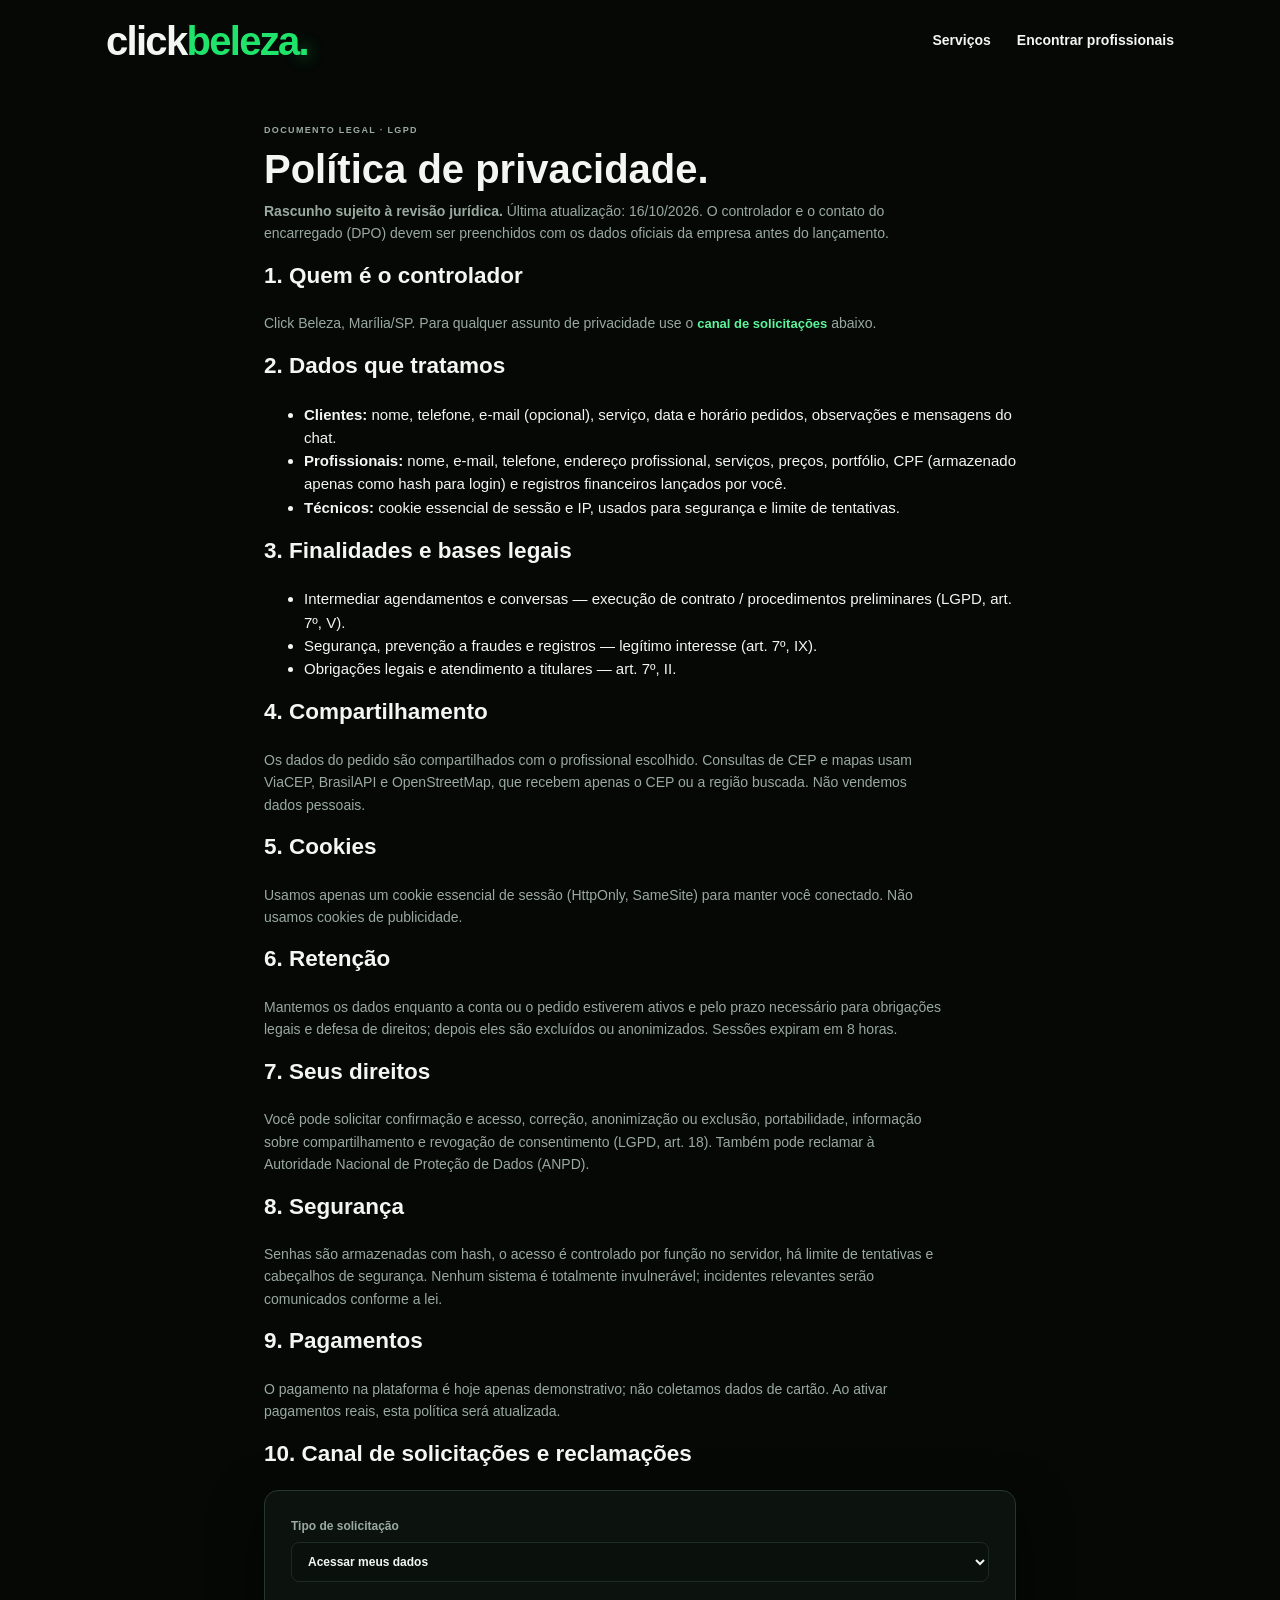
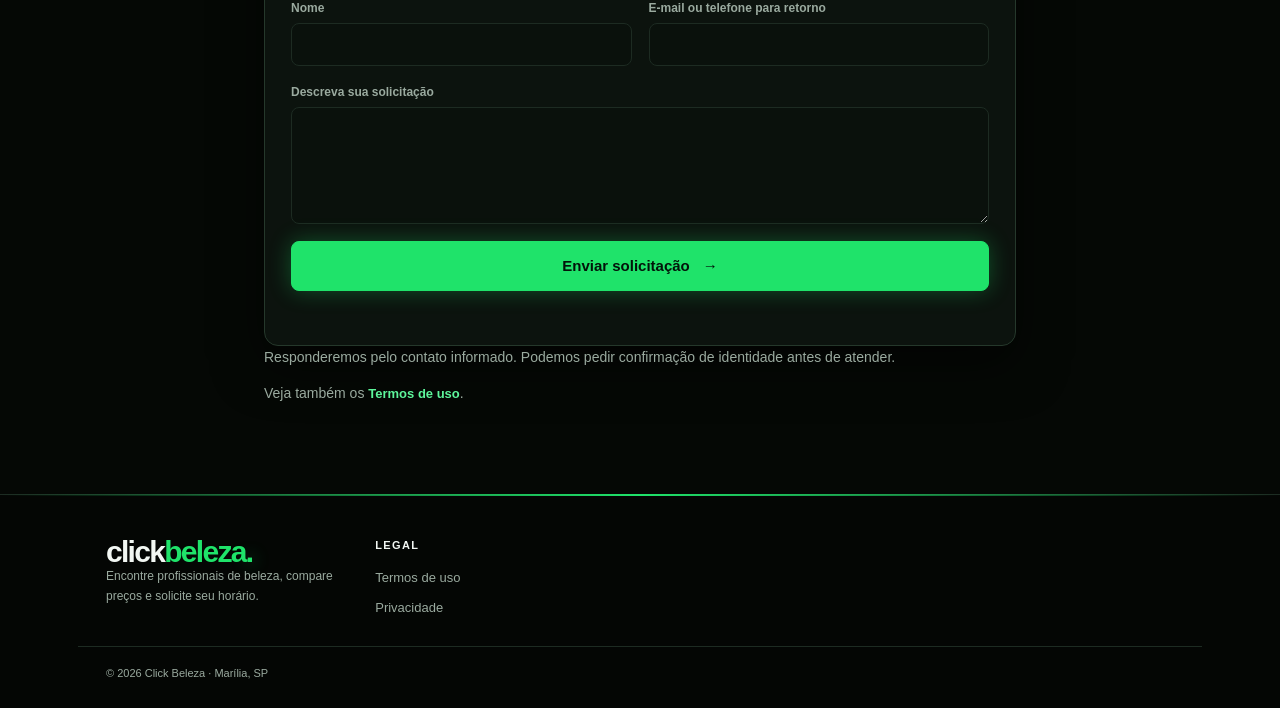
<file: privacidade.html>
<!doctype html>
<html lang="pt-BR">
<head><meta charset="utf-8"><meta name="viewport" content="width=device-width, initial-scale=1"><title>Política de privacidade | Click Beleza</title><link rel="stylesheet" href="style.css"><script src="api.js" defer></script><script src="legal.js" defer></script></head>
<body>
  <header class="site-header"><a class="brand" href="/">click<span>beleza</span><i>.</i></a><nav><a href="/services.html">Serviços</a><a href="/professionals.html">Encontrar profissionais</a></nav></header>
  <main class="form-shell legal-shell">
    <p class="eyebrow">DOCUMENTO LEGAL · LGPD</p>
    <h1>Política de <span>privacidade.</span></h1>
    <p class="form-note"><strong>Rascunho sujeito à revisão jurídica.</strong> Última atualização: 16/10/2026. O controlador e o contato do encarregado (DPO) devem ser preenchidos com os dados oficiais da empresa antes do lançamento.</p>

    <h2>1. Quem é o controlador</h2>
    <p>Click Beleza, Marília/SP. Para qualquer assunto de privacidade use o <a class="inline-link" href="#solicitacao">canal de solicitações</a> abaixo.</p>

    <h2>2. Dados que tratamos</h2>
    <ul>
      <li><strong>Clientes:</strong> nome, telefone, e-mail (opcional), serviço, data e horário pedidos, observações e mensagens do chat.</li>
      <li><strong>Profissionais:</strong> nome, e-mail, telefone, endereço profissional, serviços, preços, portfólio, CPF (armazenado apenas como hash para login) e registros financeiros lançados por você.</li>
      <li><strong>Técnicos:</strong> cookie essencial de sessão e IP, usados para segurança e limite de tentativas.</li>
    </ul>

    <h2>3. Finalidades e bases legais</h2>
    <ul>
      <li>Intermediar agendamentos e conversas — execução de contrato / procedimentos preliminares (LGPD, art. 7º, V).</li>
      <li>Segurança, prevenção a fraudes e registros — legítimo interesse (art. 7º, IX).</li>
      <li>Obrigações legais e atendimento a titulares — art. 7º, II.</li>
    </ul>

    <h2>4. Compartilhamento</h2>
    <p>Os dados do pedido são compartilhados com o profissional escolhido. Consultas de CEP e mapas usam ViaCEP, BrasilAPI e OpenStreetMap, que recebem apenas o CEP ou a região buscada. Não vendemos dados pessoais.</p>

    <h2>5. Cookies</h2>
    <p>Usamos apenas um cookie essencial de sessão (HttpOnly, SameSite) para manter você conectado. Não usamos cookies de publicidade.</p>

    <h2>6. Retenção</h2>
    <p>Mantemos os dados enquanto a conta ou o pedido estiverem ativos e pelo prazo necessário para obrigações legais e defesa de direitos; depois eles são excluídos ou anonimizados. Sessões expiram em 8 horas.</p>

    <h2>7. Seus direitos</h2>
    <p>Você pode solicitar confirmação e acesso, correção, anonimização ou exclusão, portabilidade, informação sobre compartilhamento e revogação de consentimento (LGPD, art. 18). Também pode reclamar à Autoridade Nacional de Proteção de Dados (ANPD).</p>

    <h2>8. Segurança</h2>
    <p>Senhas são armazenadas com hash, o acesso é controlado por função no servidor, há limite de tentativas e cabeçalhos de segurança. Nenhum sistema é totalmente invulnerável; incidentes relevantes serão comunicados conforme a lei.</p>

    <h2>9. Pagamentos</h2>
    <p>O pagamento na plataforma é hoje apenas demonstrativo; não coletamos dados de cartão. Ao ativar pagamentos reais, esta política será atualizada.</p>

    <h2 id="solicitacao">10. Canal de solicitações e reclamações</h2>
    <form class="form-card" id="privacy-form">
      <div class="form-grid">
        <label class="full">Tipo de solicitação
          <select name="type" required>
            <option value="acesso">Acessar meus dados</option>
            <option value="correcao">Corrigir meus dados</option>
            <option value="exclusao">Excluir meus dados</option>
            <option value="reclamacao">Fazer uma reclamação</option>
          </select>
        </label>
        <label>Nome<input name="name" required minlength="2" maxlength="120" autocomplete="name"></label>
        <label>E-mail ou telefone para retorno<input name="contact" required maxlength="160" autocomplete="email"></label>
        <label class="full">Descreva sua solicitação<textarea name="message" required minlength="10" maxlength="2000" rows="5"></textarea></label>
        <button class="button button-primary full" type="submit">Enviar solicitação <span aria-hidden="true">→</span></button>
      </div>
      <p id="privacy-feedback" class="form-feedback" aria-live="polite"></p>
    </form>
    <p class="form-note">Responderemos pelo contato informado. Podemos pedir confirmação de identidade antes de atender.</p>
    <p class="form-note">Veja também os <a class="inline-link" href="/termos.html">Termos de uso</a>.</p>
  </main>
  <footer class="site-footer"><div class="footer-inner"><div class="footer-brand"><a class="brand" href="/">click<span>beleza</span><i>.</i></a><p class="footer-text">Encontre profissionais de beleza, compare preços e solicite seu horário.</p></div><nav class="footer-col" aria-label="Legal"><p class="footer-title">Legal</p><a href="/termos.html">Termos de uso</a><a href="/privacidade.html">Privacidade</a></nav></div><div class="footer-bottom"><span>© 2026 Click Beleza · Marília, SP</span></div></footer>
</body>
</html>
</file>
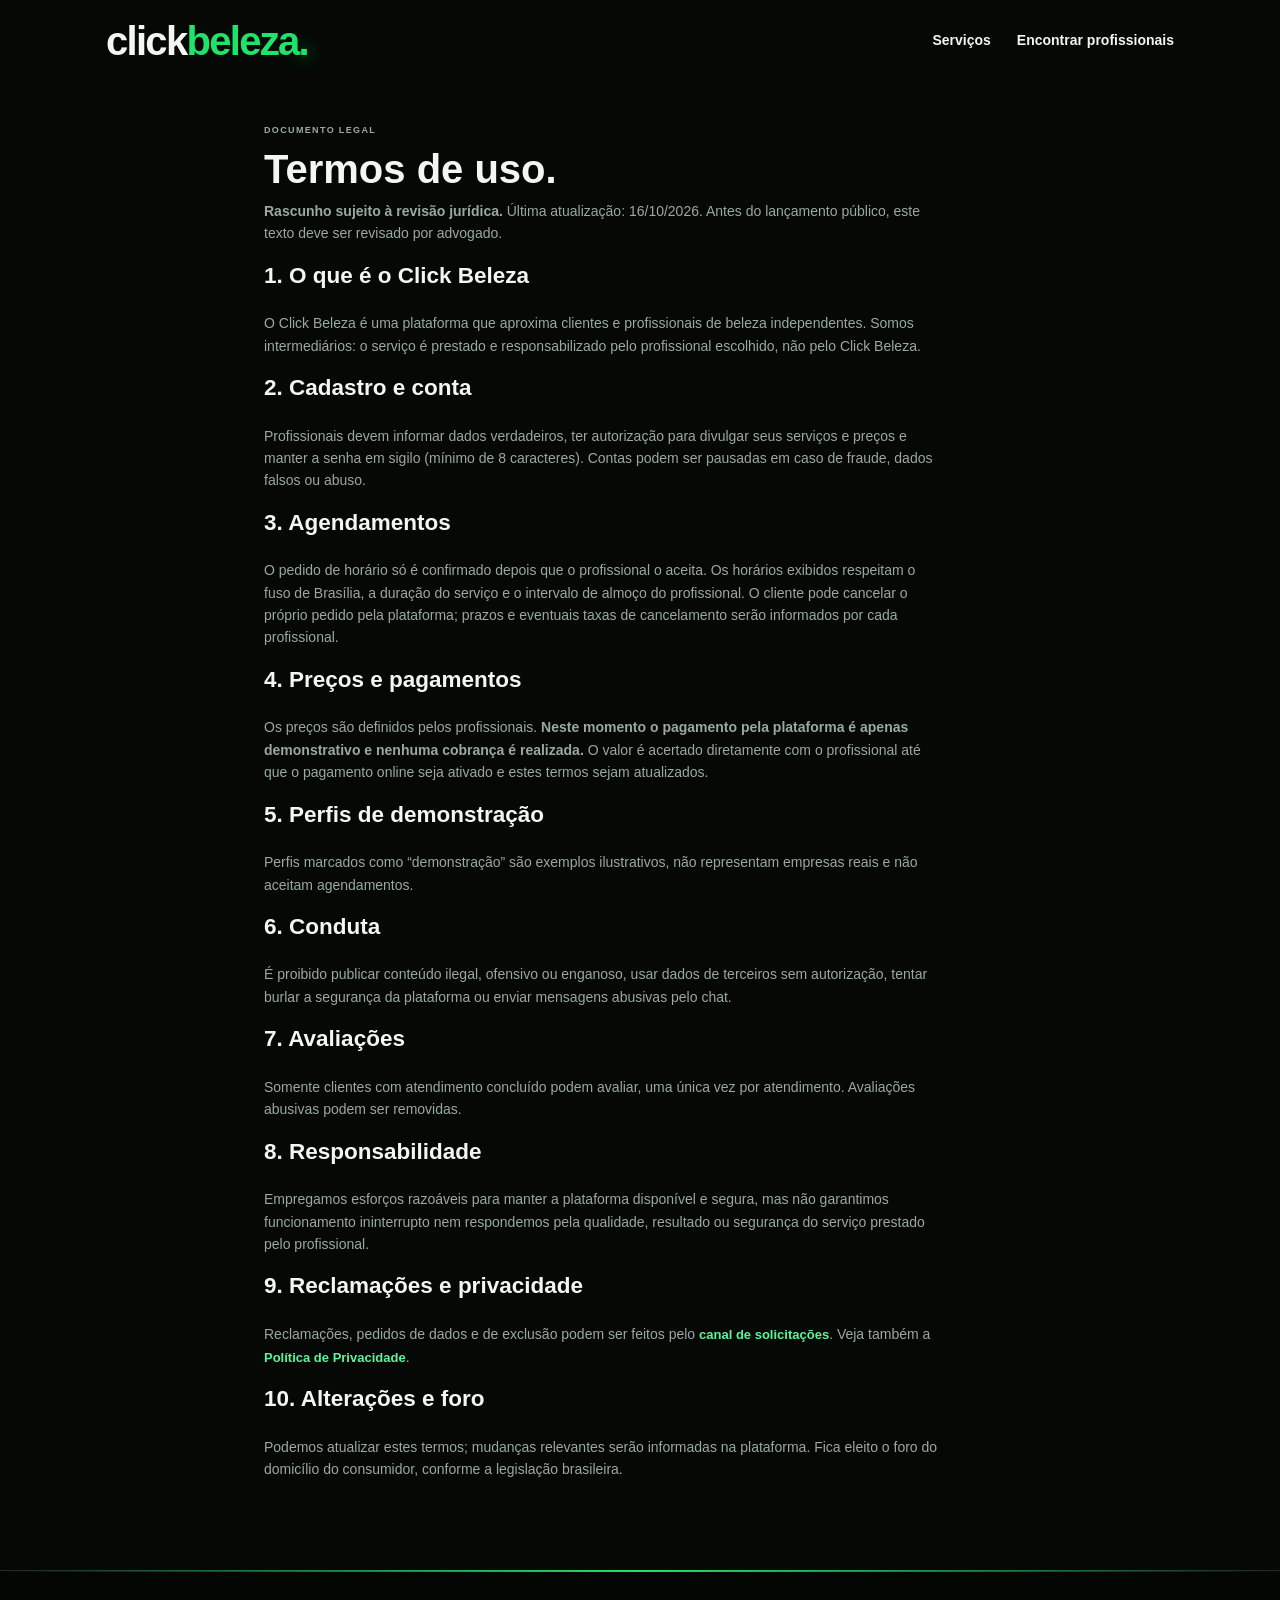
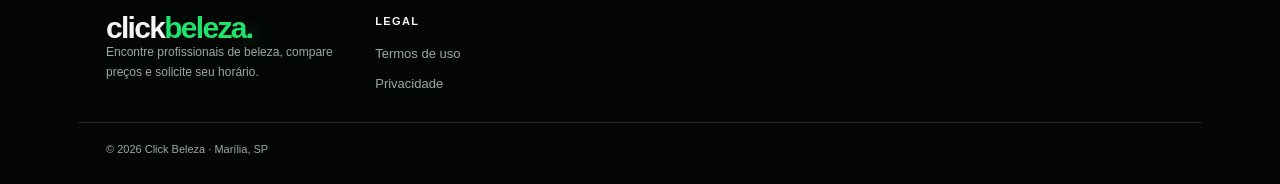
<file: termos.html>
<!doctype html>
<html lang="pt-BR">
<head><meta charset="utf-8"><meta name="viewport" content="width=device-width, initial-scale=1"><title>Termos de uso | Click Beleza</title><link rel="stylesheet" href="style.css"></head>
<body>
  <header class="site-header"><a class="brand" href="/">click<span>beleza</span><i>.</i></a><nav><a href="/services.html">Serviços</a><a href="/professionals.html">Encontrar profissionais</a></nav></header>
  <main class="form-shell legal-shell">
    <p class="eyebrow">DOCUMENTO LEGAL</p>
    <h1>Termos de <span>uso.</span></h1>
    <p class="form-note"><strong>Rascunho sujeito à revisão jurídica.</strong> Última atualização: 16/10/2026. Antes do lançamento público, este texto deve ser revisado por advogado.</p>

    <h2>1. O que é o Click Beleza</h2>
    <p>O Click Beleza é uma plataforma que aproxima clientes e profissionais de beleza independentes. Somos intermediários: o serviço é prestado e responsabilizado pelo profissional escolhido, não pelo Click Beleza.</p>

    <h2>2. Cadastro e conta</h2>
    <p>Profissionais devem informar dados verdadeiros, ter autorização para divulgar seus serviços e preços e manter a senha em sigilo (mínimo de 8 caracteres). Contas podem ser pausadas em caso de fraude, dados falsos ou abuso.</p>

    <h2>3. Agendamentos</h2>
    <p>O pedido de horário só é confirmado depois que o profissional o aceita. Os horários exibidos respeitam o fuso de Brasília, a duração do serviço e o intervalo de almoço do profissional. O cliente pode cancelar o próprio pedido pela plataforma; prazos e eventuais taxas de cancelamento serão informados por cada profissional.</p>

    <h2>4. Preços e pagamentos</h2>
    <p>Os preços são definidos pelos profissionais. <strong>Neste momento o pagamento pela plataforma é apenas demonstrativo e nenhuma cobrança é realizada.</strong> O valor é acertado diretamente com o profissional até que o pagamento online seja ativado e estes termos sejam atualizados.</p>

    <h2>5. Perfis de demonstração</h2>
    <p>Perfis marcados como “demonstração” são exemplos ilustrativos, não representam empresas reais e não aceitam agendamentos.</p>

    <h2>6. Conduta</h2>
    <p>É proibido publicar conteúdo ilegal, ofensivo ou enganoso, usar dados de terceiros sem autorização, tentar burlar a segurança da plataforma ou enviar mensagens abusivas pelo chat.</p>

    <h2>7. Avaliações</h2>
    <p>Somente clientes com atendimento concluído podem avaliar, uma única vez por atendimento. Avaliações abusivas podem ser removidas.</p>

    <h2>8. Responsabilidade</h2>
    <p>Empregamos esforços razoáveis para manter a plataforma disponível e segura, mas não garantimos funcionamento ininterrupto nem respondemos pela qualidade, resultado ou segurança do serviço prestado pelo profissional.</p>

    <h2>9. Reclamações e privacidade</h2>
    <p>Reclamações, pedidos de dados e de exclusão podem ser feitos pelo <a class="inline-link" href="/privacidade.html#solicitacao">canal de solicitações</a>. Veja também a <a class="inline-link" href="/privacidade.html">Política de Privacidade</a>.</p>

    <h2>10. Alterações e foro</h2>
    <p>Podemos atualizar estes termos; mudanças relevantes serão informadas na plataforma. Fica eleito o foro do domicílio do consumidor, conforme a legislação brasileira.</p>
  </main>
  <footer class="site-footer"><div class="footer-inner"><div class="footer-brand"><a class="brand" href="/">click<span>beleza</span><i>.</i></a><p class="footer-text">Encontre profissionais de beleza, compare preços e solicite seu horário.</p></div><nav class="footer-col" aria-label="Legal"><p class="footer-title">Legal</p><a href="/termos.html">Termos de uso</a><a href="/privacidade.html">Privacidade</a></nav></div><div class="footer-bottom"><span>© 2026 Click Beleza · Marília, SP</span></div></footer>
</body>
</html>
</file>
<file: style.css>
:root{--ink:#282421;--muted:#77716d;--rose:#c95d65;--rose-dark:#a6424b;--rose-pale:#fff0ed;--cream:#fffaf7;--line:#eee5e0;--green:#59735e;--shadow:0 18px 50px rgba(67,42,34,.09)}
*{box-sizing:border-box}
body{margin:0;background:#fff;color:var(--ink);font:15px/1.55 "DM Sans",Arial,sans-serif}
a{color:inherit;text-decoration:none}
button,input,select,textarea{font:inherit}
button{cursor:pointer}
.site-header{height:78px;max-width:1180px;margin:auto;padding:0 28px;display:flex;align-items:center;justify-content:space-between}
.brand{font-size:38px;font-weight:700;letter-spacing:-1.8px;line-height:1}.brand span{font-weight:500}.brand i{color:var(--rose);font-style:normal}
.site-header nav{display:flex;gap:32px;font-size:14px;font-weight:600}.site-header nav a:hover,.site-footer a:hover,.inline-link:hover{color:var(--rose)}
.hero{min-height:495px;background:var(--cream);display:grid;grid-template-columns:1.05fr .95fr;align-items:center;padding:54px max(calc((100vw - 1124px)/2),6vw);overflow:hidden}
.hero-copy{position:relative;z-index:1}.eyebrow{margin:0 0 12px;color:var(--rose);font-size:11px;font-weight:700;letter-spacing:1.6px}
h1,h2,h3,p{margin-top:0}.hero h1,.page-intro h1{font:600 clamp(42px,5vw,62px)/1.08 "Playfair Display",Georgia,serif;letter-spacing:-1.3px;margin:0 0 16px}.hero h1 span,.page-intro h1 span{color:var(--rose)}
.hero-description{max-width:480px;color:var(--muted);font-size:16px;margin-bottom:24px}
.search-panel,.filter-panel{background:#fff;border:1px solid var(--line);border-radius:14px;box-shadow:var(--shadow);padding:13px;display:grid;grid-template-columns:1fr 1fr auto;align-items:end;gap:10px;max-width:740px}
label{display:grid;gap:6px;font-size:12px;color:var(--muted);font-weight:600}
input,select,textarea{width:100%;border:1px solid var(--line);border-radius:8px;background:#fff;padding:11px 12px;color:var(--ink);outline:none}
input:focus,select:focus,textarea:focus{border-color:var(--rose);box-shadow:0 0 0 3px #c95d6519}
.search-panel select,.search-panel input{border:0;border-radius:0;padding:5px 2px 4px;font-size:14px;color:var(--ink)}
.search-panel label+label{border-left:1px solid var(--line);padding-left:15px}
.button{border:1px solid transparent;border-radius:8px;background:var(--ink);color:white;display:inline-flex;align-items:center;justify-content:center;gap:13px;font-weight:700;padding:12px 18px;transition:.18s}
.button:hover{background:#453c37;transform:translateY(-1px)}.button:disabled{opacity:.55;cursor:wait;transform:none}
.button-primary{background:var(--rose)}.button-primary:hover{background:var(--rose-dark)}
.button-outline{border-color:var(--line);background:#fff;color:var(--ink)}.button-outline:hover{background:var(--rose-pale);color:var(--rose-dark)}
.button-light{background:#fff;color:var(--ink)}.button-light:hover{background:#fff5f1;color:var(--rose-dark)}
.button-small{padding:8px 12px;font-size:12px;gap:7px}.button-wide{width:100%}
.password-field{position:relative;display:block;width:100%}
.password-field input{padding-right:48px}
.password-toggle{position:absolute;top:50%;right:8px;display:grid;place-items:center;width:34px;height:34px;padding:6px;transform:translateY(-50%);border:0;border-radius:7px;background:transparent;color:var(--muted)}
.password-toggle:hover{background:var(--rose-pale);color:var(--rose-dark)}
.password-toggle svg{width:20px;height:20px;fill:none;stroke:currentColor;stroke-width:1.8;stroke-linecap:round;stroke-linejoin:round}
.remember-identifier{display:flex;align-items:center;gap:8px;color:var(--muted);font-size:12px}
.remember-identifier input{width:16px;height:16px;margin:0;accent-color:var(--rose)}
.text-button{border:0;background:none;color:var(--rose-dark);padding:14px 0 0;font-weight:700;font-size:13px}
.location-feedback{min-height:20px;margin:4px 0;color:var(--muted);font-size:12px}
.hero-art{position:relative;min-height:350px;display:flex;align-items:center;justify-content:center}
.section{max-width:1124px;margin:0 auto;padding:62px 28px}.section-heading{display:flex;align-items:end;justify-content:space-between;margin-bottom:23px}.section h2,.section-heading h2,.cta-strip h2,.review-section h2{font:600 30px/1.2 "Playfair Display",Georgia,serif;margin:0}
.inline-link{font-size:13px;font-weight:700;color:var(--rose-dark)}
.category-grid{display:grid;grid-template-columns:repeat(6,minmax(0,1fr));gap:12px}.category-card{min-height:104px;border:1px solid var(--line);border-radius:14px;padding:13px 10px;display:flex;flex-direction:column;justify-content:center;align-items:center;gap:8px;text-align:center;transition:.18s}.category-card:hover{border-color:#e7b5ad;background:var(--cream);transform:translateY(-2px)}.category-card span{display:grid;place-items:center;flex:none;width:38px;height:38px;border:1px solid rgba(31,227,106,.2);border-radius:10px;background:rgba(31,227,106,.08);color:var(--rose);font-size:20px}.category-card b{font-size:12px;line-height:1.25}
.cta-strip{background:#b7525b;color:white;padding:34px max(calc((100vw - 1068px)/2),6vw);display:flex;align-items:center;justify-content:space-between;gap:25px}.cta-strip .eyebrow{color:#ffe5dd}.cta-strip h2{font-size:28px;margin-bottom:8px}.cta-strip p:last-child{margin:0;color:#ffebe7;font-size:14px}
.site-footer{max-width:1180px;margin:auto;min-height:90px;padding:20px 28px;display:flex;align-items:center;justify-content:space-between;color:var(--muted);font-size:12px}.site-footer .brand{color:var(--ink);font-size:19px}.site-footer>a:last-child{font-weight:600}
.page-shell{max-width:1124px;margin:0 auto;padding:48px 28px 80px}.page-intro{margin-bottom:28px}.page-intro h1{font-size:44px;margin-bottom:12px}.page-intro>p:last-child{color:var(--muted);max-width:620px;margin:0}
.filter-panel{max-width:none;grid-template-columns:1.1fr 1fr .85fr auto auto;margin-bottom:9px;padding:14px;box-shadow:none}
.results-heading{display:flex;align-items:center;justify-content:space-between;margin:24px 0 15px}.results-heading h2{font:600 22px "Playfair Display",Georgia,serif;margin:0}.results-heading span{color:var(--muted);font-size:13px}
.professional-grid{display:grid;grid-template-columns:repeat(3,1fr);gap:18px}.professional-card{border:1px solid var(--line);border-radius:13px;overflow:hidden;background:white;transition:.2s}.professional-card:hover{box-shadow:var(--shadow);transform:translateY(-3px)}
.professional-photo,.profile-banner{height:180px;background:linear-gradient(140deg,var(--card-color),#fff3e7);display:flex;align-items:center;justify-content:center;position:relative;overflow:hidden}
.professional-photo:after,.profile-banner:after{content:"";position:absolute;width:145px;height:145px;border-radius:50%;border:1px solid #ffffff80}
.professional-photo>span,.profile-banner>span{width:92px;height:92px;border-radius:50%;background:#ffffffad;color:var(--rose-dark);display:grid;place-items:center;font:600 30px "Playfair Display",Georgia,serif;z-index:1}
.professional-photo small,.profile-banner small{position:absolute;bottom:12px;left:14px;z-index:1;color:#654f48;font-size:9px;letter-spacing:1px;font-weight:700}
.professional-card-body{padding:15px}.card-topline{display:flex;justify-content:space-between;align-items:center}.service-tag{background:var(--rose-pale);color:var(--rose-dark);padding:4px 8px;border-radius:20px;font-size:10px;font-weight:700}.rating{color:#a96719;font-size:12px;font-weight:700}.rating small{color:var(--muted);font-weight:400}
.source-tag{font-size:9px;font-weight:700;color:#426b48;text-align:right;max-width:58%}.professional-card-body>.map-link{display:inline-block;margin-top:10px}
.professional-card-body>.map-link:focus-visible{outline:2px solid var(--rose);outline-offset:2px}
.professional-card h3{font:600 20px "Playfair Display",Georgia,serif;margin:12px 0 3px}.card-location{font-size:12px;color:var(--muted);margin:0 0 14px}.card-bottom{border-top:1px solid var(--line);padding-top:12px;display:flex;justify-content:space-between;align-items:center}.card-bottom p{font-size:11px;color:var(--muted);margin:0}.card-bottom strong{display:block;color:var(--ink);font-size:15px}
.loading,.muted-copy{color:var(--muted);font-size:14px}.error-message{color:#a32929;background:#fff0f0;border-radius:8px;padding:14px}.empty-state{grid-column:1/-1;text-align:center;border:1px dashed #e5cfc8;border-radius:14px;padding:42px 22px}.empty-state>span{color:var(--rose);font-size:30px}.empty-state h3{font:600 23px "Playfair Display",Georgia,serif;margin:8px 0}.empty-state p{color:var(--muted);margin:0}
.form-shell{max-width:760px;margin:0 auto;padding:42px 24px 75px}.form-shell h1{font:600 40px "Playfair Display",Georgia,serif;margin-bottom:8px}.form-shell>p{color:var(--muted)}.form-card{background:#fff;border:1px solid var(--line);border-radius:14px;padding:26px;box-shadow:var(--shadow)}.form-grid{display:grid;grid-template-columns:1fr 1fr;gap:17px}.form-grid .full{grid-column:1/-1}.form-card h2{font:600 21px "Playfair Display",Georgia,serif;margin:4px 0 0}.form-card textarea{min-height:100px;resize:vertical}.form-feedback{font-size:13px;color:var(--rose-dark);min-height:18px;margin:10px 0 0}.form-note,.booking-disclaimer,.demo-warning{font-size:12px;color:var(--muted)}
.profile-extra{grid-column:1/-1;padding:15px;border:1px solid var(--line);border-radius:10px;background:rgba(255,255,255,.02)}.profile-extra summary{cursor:pointer;font-size:14px;font-weight:700;color:var(--rose-dark)}.profile-extra>p{margin:10px 0 14px}.profile-extra-grid{margin-top:14px}.profile-completion{margin:22px 0;padding:18px;border:1px solid rgba(31,227,106,.28);border-radius:12px;background:rgba(31,227,106,.05)}.profile-completion-heading{display:flex;align-items:center;justify-content:space-between;gap:12px}.profile-completion-heading .eyebrow{margin:0 0 4px}.profile-completion-heading h2{margin:0;font-size:19px}.profile-completion progress{display:block;width:100%;height:8px;margin:14px 0;border:0;border-radius:8px;overflow:hidden;accent-color:var(--rose)}.profile-completion>p{margin:0 0 10px;color:var(--muted);font-size:12px}.profile-completion ul{display:grid;gap:6px;margin:0;padding:0;list-style:none;color:var(--muted);font-size:12px}.profile-completion li:before{content:"○";display:inline-block;width:20px;color:var(--muted)}.profile-completion li.complete:before{content:"✓";color:var(--rose)}
.profile-layout{display:grid;grid-template-columns:minmax(0,1.45fr) minmax(290px,.8fr);gap:34px;align-items:start}.profile-banner{height:220px;border-radius:14px;margin-bottom:24px}.profile-banner>span{width:108px;height:108px;font-size:36px}.profile-main>.eyebrow{margin:0}.profile-main h1{font:600 40px "Playfair Display",Georgia,serif;margin:5px 0 10px}.profile-meta{display:flex;flex-wrap:wrap;gap:18px;font-size:12px;color:var(--muted);margin-bottom:28px}.profile-main>h2{font:600 21px "Playfair Display",Georgia,serif;margin:24px 0 8px}.body-copy{color:var(--muted);font-size:14px}.service-list{display:grid;gap:8px}.service-option{grid-template-columns:1fr auto;align-items:center;border:1px solid var(--line);border-radius:9px;padding:12px;cursor:pointer;color:var(--ink)}.service-option>span{display:grid;grid-template-columns:18px 1fr;align-items:center;gap:9px}.service-option>span small{grid-column:2;color:var(--muted);font-weight:400}.service-option input{width:auto;accent-color:var(--rose)}.service-option strong{grid-column:2;grid-row:1;font-size:13px}.booking-box{position:sticky;top:20px;border:1px solid var(--line);border-radius:14px;padding:22px;box-shadow:var(--shadow)}.booking-box h2{font:600 25px "Playfair Display",Georgia,serif;margin-bottom:18px}.booking-box form{display:grid;gap:13px}.booking-box .button{margin-top:3px}.booking-disclaimer{display:block;margin-top:13px}.demo-warning{background:#fff8e9;border-radius:8px;padding:10px}.success-note{background:#edf7ed;color:#365d3e;border-radius:8px;padding:12px;margin-bottom:15px;font-size:13px}
.review-section{border-top:1px solid var(--line);margin-top:46px;padding-top:28px}.review-section h2{margin-bottom:17px}.review-list{display:flex;flex-wrap:wrap;gap:12px}.review-card{min-width:220px;max-width:340px;padding:16px;border:1px solid var(--line);border-radius:10px}.review-card p{font-size:13px;margin:9px 0}.review-card small{color:var(--muted)}
.booking-row{display:flex;justify-content:space-between;align-items:center;gap:20px;border:1px solid var(--line);border-radius:12px;padding:18px;margin-bottom:12px}.booking-row h3{font:600 18px "Playfair Display",Georgia,serif;margin:8px 0 2px}.booking-row p,.booking-row small{font-size:12px;color:var(--muted);margin:0}.booking-actions{display:flex;gap:7px;flex-wrap:wrap;justify-content:flex-end}.status-pill{font-size:10px;text-transform:uppercase;letter-spacing:.6px;font-weight:700;padding:4px 8px;border-radius:20px;background:#f2eee9;color:#736a61}.status-confirmado,.status-concluido{background:#eaf4e9;color:#3c7041}.status-cancelado{background:#fff0f0;color:#a32929}.booking-list{margin-top:20px}
@media(max-width:850px){.hero{grid-template-columns:1fr;padding:54px 7vw}.hero-art{min-height:280px;margin-top:10px}.category-grid{grid-template-columns:repeat(3,1fr)}.filter-panel{grid-template-columns:repeat(2,1fr)}.filter-panel .button{min-height:43px}.professional-grid{grid-template-columns:repeat(2,1fr)}.profile-layout{grid-template-columns:1fr}.booking-box{position:static}.cta-strip{padding:32px 7vw}}
@media(max-width:560px){.site-header{height:66px;padding:0 18px}.site-header nav{gap:16px;font-size:12px}.brand{font-size:20px}.hero{padding:42px 20px 25px}.hero h1{font-size:43px}.hero-description{font-size:14px}.search-panel{grid-template-columns:1fr;padding:14px}.search-panel label+label{border-left:0;border-top:1px solid var(--line);padding:9px 0 0}.search-panel .button{width:100%}.hero-art{min-height:250px}.section{padding:43px 18px}.section-heading{align-items:start;gap:8px}.section-heading h2{font-size:25px}.category-grid{grid-template-columns:repeat(2,1fr);gap:10px}.category-card{min-height:100px}.cta-strip{align-items:flex-start;flex-direction:column;padding:30px 20px}.page-shell{padding:32px 18px 55px}.page-intro h1{font-size:37px}.filter-panel{grid-template-columns:1fr;padding:12px}.professional-grid{grid-template-columns:1fr}.professional-photo{height:190px}.form-shell{padding:30px 18px 55px}.form-shell h1{font-size:34px}.form-card{padding:18px}.form-grid{grid-template-columns:1fr}.form-grid .full{grid-column:auto}.profile-main h1{font-size:34px}.profile-meta{gap:9px}.booking-row{align-items:flex-start;flex-direction:column}.booking-actions{justify-content:flex-start}.booking-box{padding:18px}}

.showcase-section{max-width:1124px;margin:0 auto;padding:14px 28px 62px}.showcase-heading,.portfolio-heading{display:flex;align-items:end;justify-content:space-between;gap:16px;margin-bottom:18px}.showcase-heading h2,.portfolio-heading h2{font:600 30px/1.2 "Playfair Display",Georgia,serif;margin:0}.carousel-controls{display:flex;align-items:center;gap:12px}.carousel-controls button{width:38px;height:38px;border:1px solid var(--line);border-radius:50%;background:white;color:var(--ink);font-size:18px}.carousel-controls button:hover{background:var(--rose-pale);color:var(--rose-dark)}.carousel-controls span{font-size:11px;color:var(--muted);font-weight:700}
.photo-carousel{position:relative;height:370px;overflow:hidden;border-radius:16px;background:#f4e4dc}.inspiration-slide{display:none;position:absolute;inset:0}.inspiration-slide.active{display:block;animation:slide-in .45s ease}.inspiration-slide img{display:block;width:100%;height:100%;object-fit:cover}.inspiration-slide:after{content:"";position:absolute;inset:0;background:linear-gradient(90deg,rgba(39,28,25,.65),rgba(39,28,25,.12) 72%)}.slide-caption{position:absolute;z-index:1;left:clamp(22px,6vw,68px);top:50%;transform:translateY(-50%);color:white}.slide-caption>span{font-size:10px;letter-spacing:1.6px;font-weight:700}.slide-caption h3{font:600 clamp(25px,4vw,42px)/1.16 "Playfair Display",Georgia,serif;margin:12px 0 14px}.slide-caption p{max-width:440px;margin:0 0 17px;color:#f0f3f0;font-size:14px;line-height:1.55}.slide-caption a{font-size:13px;font-weight:700;border-bottom:1px solid #ffffff80;padding-bottom:4px}.carousel-dots{display:flex;justify-content:center;gap:7px;padding:13px}.carousel-dot{border:0;width:7px;height:7px;padding:0;border-radius:50%;background:#dfd3ce}.carousel-dot.active{width:22px;border-radius:5px;background:var(--rose)}.carousel-note{text-align:center;color:var(--muted);font-size:10px;margin:0}
@keyframes slide-in{from{opacity:.7}to{opacity:1}}
.professional-grid{grid-template-columns:repeat(2,minmax(0,1fr))}.professional-card{display:flex;min-height:146px}.professional-photo{width:112px;min-width:112px;height:auto;min-height:146px}.professional-photo>span{width:58px;height:58px;font-size:20px}.professional-photo:after{width:90px;height:90px}.professional-card-body{min-width:0;flex:1;padding:13px}.professional-card h3{font-size:17px;margin:9px 0 2px}.card-location{white-space:nowrap;overflow:hidden;text-overflow:ellipsis;margin-bottom:10px}.card-bottom{gap:8px}.card-bottom .button{white-space:nowrap}.maps-discovery{display:flex;align-items:center;gap:12px;flex-wrap:wrap;margin:12px 0;color:var(--muted);font-size:11px}.maps-discovery .button{font-size:12px;padding:9px 13px}.map-link{font-size:12px;color:var(--rose-dark);font-weight:700}
.portfolio-section{margin:25px 0}.portfolio-section .portfolio-heading{margin-bottom:14px}.portfolio-section h2{font:600 21px "Playfair Display",Georgia,serif}.portfolio-gallery,.portfolio-preview{display:grid;grid-template-columns:repeat(auto-fill,minmax(130px,1fr));gap:12px}.portfolio-gallery figure,.portfolio-thumb{margin:0;overflow:hidden;border:1px solid var(--line);border-radius:10px;background:var(--cream)}.portfolio-gallery img,.portfolio-gallery video,.portfolio-thumb img,.portfolio-thumb video{display:block;width:100%;height:150px;object-fit:cover;background:#f1e9e5}.portfolio-gallery figcaption,.portfolio-thumb small{display:block;padding:7px 9px;color:var(--muted);font-size:10px;overflow:hidden;text-overflow:ellipsis;white-space:nowrap}.portfolio-preview:empty{display:none}.form-note.full{grid-column:1/-1;margin:0}
.chat-widget{position:fixed;z-index:20;right:24px;bottom:22px;font-family:"DM Sans",Arial,sans-serif}.chat-launcher{border:0;border-radius:30px;padding:13px 20px;background:var(--rose);color:white;font-weight:700;box-shadow:0 8px 24px #71322d40}.chat-launcher:hover{background:var(--rose-dark)}.chat-launcher span{margin-right:6px}.chat-panel{position:absolute;right:0;bottom:62px;width:min(360px,calc(100vw - 32px));height:470px;max-height:calc(100vh - 110px);border:1px solid var(--line);border-radius:15px;background:white;box-shadow:0 18px 60px #33201d30;display:flex;flex-direction:column;overflow:hidden}.chat-panel[hidden]{display:none}.chat-header{background:#fff8f5;padding:14px 16px;display:flex;justify-content:space-between;align-items:center;border-bottom:1px solid var(--line)}.chat-header strong,.chat-header small{display:block}.chat-header strong{font-size:13px}.chat-header small{color:var(--muted);font-size:10px;margin-top:3px}.chat-close{border:0;background:none;font-size:24px;color:var(--muted)}.chat-messages{flex:1;overflow-y:auto;padding:14px;display:flex;flex-direction:column;gap:9px}.chat-bot-message,.chat-user-message{max-width:88%;margin:0;padding:10px 12px;border-radius:12px;font-size:12px;line-height:1.45}.chat-bot-message{align-self:flex-start;background:#f7f2ef}.chat-user-message{align-self:flex-end;background:var(--rose);color:white}.chat-action-link{display:inline-block;margin-top:6px;color:var(--rose-dark);font-weight:700}.chat-suggestions{display:flex;gap:6px;overflow-x:auto;padding:8px 12px}.chat-suggestions button{white-space:nowrap;border:1px solid #efd9d2;border-radius:20px;background:white;color:var(--rose-dark);padding:6px 9px;font-size:10px}.chat-form{display:flex;gap:8px;padding:10px 12px;border-top:1px solid var(--line)}.chat-form input{padding:9px 11px;font-size:12px}.chat-form button{width:38px;min-width:38px;border:0;border-radius:50%;background:var(--rose);color:white;font-size:18px}.chat-disclaimer{text-align:center;color:var(--muted);font-size:9px;padding:0 8px 9px}.visually-hidden{position:absolute;width:1px;height:1px;padding:0;margin:-1px;overflow:hidden;clip:rect(0,0,0,0);white-space:nowrap;border:0}
@media(max-width:850px){.showcase-section{padding:8px 28px 48px}.professional-grid{grid-template-columns:1fr}.professional-card{min-height:138px}.professional-photo{min-height:138px}}
@media(max-width:560px){.showcase-section{padding:5px 18px 42px}.showcase-heading h2{font-size:24px}.photo-carousel{height:290px}.slide-caption{left:22px;right:22px}.slide-caption h3{margin:9px 0 10px;font-size:clamp(23px,7vw,30px)}.slide-caption p{margin-bottom:12px;font-size:12px}.slide-caption a{font-size:12px}.professional-photo{width:94px;min-width:94px;min-height:130px}.professional-card{min-height:130px}.professional-card-body{padding:10px}.professional-card h3{font-size:15px}.professional-card .rating{font-size:10px}.card-bottom .button{padding:7px 9px;font-size:10px}.maps-discovery{align-items:flex-start;flex-direction:column;gap:6px}.chat-widget{right:14px;bottom:14px}.chat-panel{right:-4px;bottom:58px}.form-note.full{grid-column:auto}}
@media(prefers-reduced-motion:reduce){*,*:before,*:after{scroll-behavior:auto!important;animation-duration:.01ms!important;animation-iteration-count:1!important;transition-duration:.01ms!important}}
.site-header nav{align-items:center}.site-header nav .nav-professional{border:1px solid #ead9d3;border-radius:22px;padding:9px 14px;background:#fff;color:var(--rose-dark)}.site-header nav .nav-professional:hover{background:var(--rose-pale)}.nav-professional span{padding-left:5px}
.search-submit:disabled{opacity:.65;cursor:wait}.search-panel .button{white-space:nowrap}.search-panel label{min-width:0}.service-tag>span{font-size:14px;vertical-align:-1px}.professional-card{border-radius:12px}.professional-card-body{display:flex;flex-direction:column;justify-content:center}.card-bottom{margin-top:auto}
.service-chips{display:flex;gap:9px;overflow-x:auto;padding:8px 0 13px;scrollbar-width:thin}.service-chip{display:inline-flex;align-items:center;gap:7px;white-space:nowrap;border:1px solid var(--line);border-radius:22px;background:white;color:var(--ink);padding:8px 13px;font-size:12px;font-weight:600;transition:background .15s,border-color .15s}.service-chip:hover,.service-chip[aria-pressed="true"]{border-color:#e3aca4;background:var(--rose-pale);color:var(--rose-dark)}.service-chip span{font-size:16px}
.demo-tag{display:inline-flex;width:max-content;border-radius:20px;padding:3px 7px;background:#fff4dc;color:#795b26;font-size:9px;font-weight:700;margin:-3px 0 5px}
.payment-choice{min-width:0;margin:4px 0;padding:14px;border:1px solid var(--line);border-radius:10px}.payment-choice legend{padding:0 5px;font-size:13px;font-weight:700}.payment-destinations,.payment-methods{display:grid;gap:9px}.payment-destinations label,.payment-methods label{display:flex;align-items:center;gap:8px;font-size:12px;cursor:pointer}.payment-choice input[type=radio]{width:auto;accent-color:var(--rose)}.payment-methods{margin-top:13px;padding-top:12px;border-top:1px solid var(--line)}.payment-methods p{margin:0 0 2px;font-size:11px;font-weight:700}.payment-methods[hidden],.card-brand-field[hidden]{display:none}.payment-choice .card-brand-field{margin-top:12px}.payment-disclaimer{margin:12px 0 0;color:var(--muted);font-size:10px;line-height:1.45}.booking-payment{display:block;margin-top:5px}

/* Shared page rhythm and type scale */
.site-header,.site-footer{max-width:1124px}
.site-header{height:82px}
.brand{font-size:36px;letter-spacing:-1.7px}
.site-footer .brand{font-size:22px}
.eyebrow{font-size:9px;letter-spacing:1.35px;margin-bottom:9px}
.hero-description,.page-intro>p:last-child,.form-shell>p:not(.eyebrow){font-size:14px;line-height:1.6}
.section h2,.section-heading h2,.cta-strip h2,.review-section h2,.showcase-heading h2{font-size:26px}
.page-intro h1{font-size:40px}
.section,.showcase-section{max-width:1124px}
.section{padding-top:52px;padding-bottom:52px}
.page-shell{padding-top:40px}
.page-intro{margin-bottom:24px}
.results-heading{margin-top:20px}
.site-header nav{gap:26px}
.category-card{min-height:76px}
.site-footer{min-height:84px}
.form-shell{max-width:800px}
.form-shell>p:not(.eyebrow){max-width:680px}
.profile-main>h2,.booking-box h2,.form-card h2{font-size:19px}
.results-heading h2{font-size:20px}
.professional-card h3{font-size:18px}
.slide-caption h3{font-size:clamp(24px,3.6vw,38px)}
.chat-header strong{font-size:12px}
.chat-bot-message,.chat-user-message{font-size:11px}

@media(max-width:850px){
  .site-header{height:74px}
  .brand{font-size:32px}
  .site-footer .brand{font-size:21px}
  .section{padding-top:42px;padding-bottom:42px}
}
@media(max-width:560px){
  .site-header{height:66px}
  .brand{font-size:29px}
  .site-footer .brand{font-size:20px}
  .site-header nav{gap:12px}
  .site-header nav .nav-professional{padding:7px 10px}
  .page-intro h1{font-size:34px}
  .section h2,.section-heading h2,.cta-strip h2,.review-section h2,.showcase-heading h2{font-size:23px}
  .hero-description,.page-intro>p:last-child,.form-shell>p:not(.eyebrow){font-size:13px}
  .site-footer{min-height:76px}
}

/* ===== Tema preto e verde (teste) — remova este bloco para voltar ao visual anterior ===== */
:root{--ink:#f2f7f3;--muted:#9aaa9f;--rose:#1fe36a;--rose-dark:#5df59b;--rose-pale:#0f2b1a;--cream:#070b08;--line:#1d2b22;--green:#1fe36a;--shadow:0 18px 50px rgba(0,0,0,.55);--bg:#050805;--surface:#0c130e;--on-green:#03140a;--glow:0 0 0 1px rgba(31,227,106,.35),0 0 30px rgba(31,227,106,.25);--display:"Segoe UI","Inter","Helvetica Neue",Arial,sans-serif}
html{background:var(--bg);color-scheme:dark}
body{background:var(--bg);color:var(--ink)}
::selection{background:var(--rose);color:var(--on-green)}
.hero h1,.page-intro h1,.section h2,.section-heading h2,.cta-strip h2,.review-section h2,.showcase-heading h2,.portfolio-heading h2,.portfolio-section h2,.results-heading h2,.professional-card h3,.form-shell h1,.form-card h2,.profile-main h1,.profile-main>h2,.booking-box h2,.booking-row h3,.slide-caption h3,.empty-state h3,.professional-photo>span,.profile-banner>span{font-family:var(--display)}
.brand{font-family:var(--display);font-weight:800}.brand span{color:var(--rose);font-weight:800}.brand i{color:var(--rose);text-shadow:0 0 16px var(--rose)}
.site-header nav .nav-professional{background:transparent;border-color:var(--rose);color:var(--rose);font-weight:700}.site-header nav .nav-professional:hover{background:var(--rose);color:var(--on-green)}
.eyebrow{color:var(--rose);font-weight:800}

/* botões */
.button{background:#16231a;border-color:#27382d;color:var(--ink)}.button:hover{background:#1f3125}
.button-primary{background:var(--rose);border-color:var(--rose);color:var(--on-green);box-shadow:0 0 22px rgba(31,227,106,.3)}.button-primary:hover{background:var(--rose-dark);box-shadow:0 0 30px rgba(31,227,106,.5)}
.button-outline{background:transparent;border-color:#2c4033;color:var(--ink)}.button-outline:hover{background:var(--rose-pale);border-color:var(--rose);color:var(--rose-dark)}
.button-light{background:#05120a;border-color:#05120a;color:var(--rose)}.button-light:hover{background:#000;color:var(--rose-dark)}
.text-button{color:var(--rose-dark)}

/* campos */
input,select,textarea{background:#0a110c;border-color:var(--line);color:var(--ink)}
input::placeholder,textarea::placeholder{color:#62746a}
option{background:#0c130e;color:var(--ink)}
input:focus,select:focus,textarea:focus{border-color:var(--rose);box-shadow:0 0 0 3px rgba(31,227,106,.2)}
.search-panel,.filter-panel,.form-card,.booking-box{background:var(--surface);border-color:#25382b}
.search-panel{box-shadow:var(--glow)}.search-panel select,.search-panel input{background:transparent}

/* hero: título maior, subtítulo e slogan menores */
.hero{background:radial-gradient(60% 85% at 84% 18%,rgba(31,227,106,.22),transparent 62%),radial-gradient(45% 55% at 0 100%,rgba(31,227,106,.1),transparent 70%),var(--cream);border-bottom:1px solid var(--line);position:relative}
.hero:before{content:"";position:absolute;inset:0;pointer-events:none;background-image:linear-gradient(rgba(31,227,106,.055) 1px,transparent 1px),linear-gradient(90deg,rgba(31,227,106,.055) 1px,transparent 1px);background-size:44px 44px;-webkit-mask-image:linear-gradient(180deg,#000,transparent 88%);mask-image:linear-gradient(180deg,#000,transparent 88%)}
.hero h1{font-size:clamp(46px,6.8vw,86px);line-height:1;font-weight:800;letter-spacing:-.045em;margin-bottom:18px}
.hero h1 span{color:var(--rose);text-shadow:0 0 40px rgba(31,227,106,.5)}
.hero-description{font-size:13px;max-width:400px;color:var(--muted)}
.page-intro h1{font-size:48px;font-weight:800;letter-spacing:-.035em}
.page-intro>p:last-child{font-size:13px}

/* hero: fluxo escolher, agendar e pagar */
.flow-card{position:relative;z-index:1;width:min(360px,100%);padding:22px;border:1px solid rgba(31,227,106,.4);border-radius:20px;background:linear-gradient(160deg,#101c14,#090e0b);box-shadow:var(--glow),0 30px 60px rgba(0,0,0,.55)}
.flow-card h2{margin:0 0 16px;font-size:22px}
.flow-badge{display:inline-flex;align-items:center;gap:6px;margin:0 0 16px;padding:5px 11px;border-radius:20px;background:var(--rose);color:var(--on-green);font-size:10px;font-weight:800;letter-spacing:1.4px}
.flow-steps{display:grid;gap:10px;margin:0;padding:0;list-style:none}
.flow-steps li{display:grid;grid-template-columns:40px 1fr;gap:12px;align-items:center;padding:12px;border:1px solid var(--line);border-radius:12px;background:rgba(255,255,255,.02)}
.flow-steps b{display:grid;place-items:center;width:40px;height:40px;border:1px solid rgba(31,227,106,.35);border-radius:10px;background:var(--rose-pale);color:var(--rose);font-size:13px}
.flow-steps strong{display:block;font-size:15px}.flow-steps small{color:var(--muted);font-size:11px}

/* seções e cartões */
.section h2,.section-heading h2,.showcase-heading h2{font-size:30px;font-weight:800;letter-spacing:-.025em}
.inline-link,.map-link{color:var(--rose-dark)}
.category-card{background:var(--surface)}.category-card:hover{border-color:var(--rose);background:var(--rose-pale);box-shadow:0 0 26px rgba(31,227,106,.18)}.category-card b{font-weight:700}
.cta-strip{background:linear-gradient(100deg,#1fe36a,#8dff45);color:var(--on-green)}.cta-strip .eyebrow,.cta-strip p:last-child{color:var(--on-green)}.cta-strip h2{font-size:30px;font-weight:800;letter-spacing:-.025em}
.professional-card{background:var(--surface)}.professional-card:hover{border-color:rgba(31,227,106,.5);box-shadow:0 0 28px rgba(31,227,106,.15)}
.professional-photo,.profile-banner{background:linear-gradient(140deg,#123320,#07110a)}
.professional-photo:after,.profile-banner:after{border-color:rgba(31,227,106,.22)}
.professional-photo>span,.profile-banner>span{background:rgba(31,227,106,.12);border:1px solid rgba(31,227,106,.35);color:var(--rose)}
.professional-photo small,.profile-banner small{color:var(--rose-dark)}
.rating{color:#d7ff4f}.source-tag{color:var(--rose-dark)}.demo-tag{background:#2a2409;color:#ecd160}
.service-chip{background:var(--surface)}.service-chip:hover{border-color:var(--rose);background:var(--rose-pale);color:var(--rose-dark)}.service-chip[aria-pressed="true"]{border-color:var(--rose);background:var(--rose);color:var(--on-green)}
.empty-state{border-color:#2c4033}.error-message{background:rgba(255,90,90,.1);color:#ff8a8a}
.success-note{background:rgba(31,227,106,.1);border:1px solid rgba(31,227,106,.3);color:var(--rose-dark)}.demo-warning{background:#241f0a;color:#ecd160}
.status-pill{background:#18221c;color:#9fb0a5}.status-confirmado,.status-concluido{background:rgba(31,227,106,.15);color:var(--rose)}.status-cancelado{background:rgba(255,90,90,.12);color:#ff8a8a}
.review-card,.service-option,.booking-row,.payment-choice,.order-summary,.payment-success,.payment-method-option{background:var(--surface)}

/* carrossel */
.photo-carousel{background:var(--surface);border:1px solid var(--line)}
.inspiration-slide:after{background:linear-gradient(90deg,rgba(3,10,5,.85),rgba(3,10,5,.2) 75%)}
.slide-caption>span{color:var(--rose)}.slide-caption a{border-color:var(--rose);color:var(--rose-dark)}
.carousel-controls button{background:var(--surface);border-color:#2c4033;color:var(--ink)}.carousel-controls button:hover{background:var(--rose-pale);color:var(--rose-dark)}
.carousel-dot{background:#25382b}.carousel-dot.active{background:var(--rose);box-shadow:0 0 10px var(--rose)}

/* assistente */
.chat-launcher{background:var(--rose);color:var(--on-green);box-shadow:0 8px 28px rgba(31,227,106,.35)}.chat-launcher:hover{background:var(--rose-dark)}
.chat-panel{background:var(--surface);border-color:#25382b;box-shadow:0 18px 60px rgba(0,0,0,.65)}
.chat-header{background:#101c14}.chat-bot-message{background:#15211a;color:var(--ink)}.chat-user-message,.chat-form button{background:var(--rose);color:var(--on-green)}
.chat-suggestions button{background:transparent;border-color:#2c4033;color:var(--rose-dark)}.chat-suggestions button:hover{background:var(--rose-pale)}

/* rodapé profissional */
.site-footer{display:block;max-width:none;min-height:0;margin:0;padding:0;position:relative;border-top:1px solid var(--line);background:#040604;color:var(--muted);font-size:12px}
.site-footer:before{content:"";position:absolute;left:0;right:0;top:-1px;height:2px;background:linear-gradient(90deg,transparent,var(--rose),transparent)}
.footer-inner{display:grid;grid-template-columns:1.35fr repeat(4,minmax(0,1fr));gap:28px;max-width:1124px;margin:0 auto;padding:42px 28px 28px}
.site-footer .footer-brand .brand{color:var(--ink);font-size:26px}
.footer-slogan{margin:10px 0 8px;color:var(--rose);font-size:10px;font-weight:800;letter-spacing:1.6px;text-transform:uppercase}
.footer-text{max-width:300px;margin:0;line-height:1.65}
.footer-col{display:flex;flex-direction:column;gap:10px}
.footer-title{margin:0 0 4px;color:var(--ink);font-size:11px;font-weight:800;letter-spacing:1.4px;text-transform:uppercase}
.footer-col a{width:max-content;color:var(--muted);font-size:13px;font-weight:500}.footer-col a:hover{color:var(--rose)}
.footer-pay{display:flex;flex-wrap:wrap;gap:7px;margin-bottom:10px}
.footer-pay span{padding:5px 10px;border:1px solid var(--line);border-radius:18px;background:var(--surface);color:var(--ink);font-size:11px}
.footer-note{margin:0;font-size:11px;line-height:1.55}
.footer-bottom{display:flex;flex-wrap:wrap;justify-content:space-between;gap:8px 20px;max-width:1124px;margin:0 auto;padding:18px 28px 26px;border-top:1px solid var(--line);font-size:11px}
.footer-utility{display:flex;flex-wrap:wrap;gap:14px}.footer-utility a:hover{color:var(--rose)}

@media(max-width:850px){
  .flow-card{transform:none}.hero-art{min-height:0}
  .page-intro h1{font-size:40px}
  .brand{font-size:34px}.category-grid{grid-template-columns:repeat(4,minmax(0,1fr))}
  .footer-inner{grid-template-columns:repeat(2,minmax(0,1fr));gap:30px}.footer-brand{grid-column:1/-1}
}
@media(max-width:560px){
  .hero h1{font-size:44px}.page-intro h1{font-size:34px}
  .section h2,.section-heading h2,.showcase-heading h2,.cta-strip h2{font-size:24px}
  .brand{font-size:30px}.category-grid{grid-template-columns:repeat(2,minmax(0,1fr))}.category-card{min-height:92px}
  .footer-inner{grid-template-columns:1fr;padding:38px 20px 24px}.footer-bottom{padding:16px 20px 24px}
}
/* Lojas parceiras e anúncios */
.footer-inner{grid-template-columns:1.35fr repeat(4,minmax(0,1fr))}
.partner-grid{display:grid;grid-template-columns:repeat(auto-fill,minmax(250px,1fr));gap:14px}
.partner-card{display:flex;align-items:center;gap:14px;padding:16px;border:1px solid var(--line);border-radius:14px;background:var(--surface);transition:border-color .15s,box-shadow .15s,transform .15s}
.partner-card:hover{border-color:rgba(31,227,106,.6);box-shadow:var(--glow);transform:translateY(-2px)}
.partner-card.premium{border-color:rgba(31,227,106,.55);box-shadow:0 0 22px rgba(31,227,106,.15)}
.partner-logo{display:grid;place-items:center;flex:none;width:54px;height:54px;border-radius:12px;background:var(--partner,#1fe36a);color:var(--on-green);font-weight:800;font-size:18px}
.partner-info{display:grid;gap:3px;min-width:0}.partner-info small{color:var(--rose);font-size:10px;font-weight:700;letter-spacing:.8px;text-transform:uppercase}
.partner-info strong{font-size:15px}.partner-info em{font-style:normal;color:var(--muted);font-size:12px;line-height:1.4}
.plan-grid{display:grid;grid-template-columns:repeat(3,1fr);gap:12px;margin:24px 0}
.plan-card{position:relative;display:grid;gap:6px;padding:18px;border:1px solid var(--line);border-radius:14px;background:var(--surface);cursor:pointer;color:var(--ink)}
.plan-card input{position:absolute;opacity:0}.plan-card b{font-size:26px}.plan-card b small{font-size:12px;color:var(--muted);font-weight:500}
.plan-card span{color:var(--muted);font-size:12px;font-weight:400}
.plan-card:has(input:checked){border-color:var(--rose);box-shadow:var(--glow)}
.token-box{padding:14px;border:1px dashed var(--rose);border-radius:10px;word-break:break-all}.token-box code{color:var(--rose);font-size:15px}
.stats-result{margin-top:14px}.stats-number{font-size:34px;font-weight:800;margin:6px 0}.stats-number small{font-size:13px;color:var(--muted);font-weight:500}
#advertise-success,#stats-form{margin-top:20px}
@media(max-width:850px){.plan-grid{grid-template-columns:1fr}.footer-inner{grid-template-columns:repeat(2,minmax(0,1fr))}}
@media(max-width:560px){.footer-inner{grid-template-columns:1fr}}
/* Chat cliente x profissional */
.pro-chat{margin-top:28px;padding:20px;border:1px solid var(--line);border-radius:14px;background:var(--surface)}
.pro-chat h2{margin-top:0}
.chat-start{display:grid;gap:12px;margin-top:12px}
.chat-log{display:flex;flex-direction:column;gap:8px;max-height:320px;overflow-y:auto;padding:12px;border:1px solid var(--line);border-radius:12px;background:rgba(0,0,0,.25)}
.msg{max-width:80%;padding:9px 12px;border-radius:12px;font-size:13px;line-height:1.45}
.msg p{margin:0;white-space:pre-wrap;word-break:break-word}.msg small{display:block;margin-top:4px;font-size:10px;opacity:.65}
.msg-mine{align-self:flex-end;background:var(--rose);color:var(--on-green)}
.msg-theirs{align-self:flex-start;background:#17241b;color:var(--ink)}
.chat-reply{display:flex;gap:8px;margin-top:10px}.chat-reply input{flex:1}
.chat-inbox{margin-top:48px}.chat-inbox-list{display:grid;gap:16px}
.chat-thread{padding:16px;border:1px solid var(--line);border-radius:14px;background:var(--surface)}
.chat-thread header{display:flex;justify-content:space-between;align-items:baseline;gap:10px;margin-bottom:10px}.chat-thread h3{margin:0}.chat-thread small{color:var(--muted)}
/* Busca mais larga e carrossel ao lado */
.hero{grid-template-columns:1.45fr .85fr;gap:32px}
.hero-art{justify-content:flex-end}
.search-panel{grid-template-columns:1.35fr 1fr auto;max-width:none}
.search-panel select{text-overflow:clip}
@media(max-width:1000px){.hero{grid-template-columns:1fr}.hero-art{justify-content:center}}
@media(max-width:560px){.search-panel{grid-template-columns:1fr}}

.booking-when{display:grid;grid-template-columns:1fr 1fr;gap:12px}.pay-note{margin:4px 0 0;padding:12px 14px;border:1px solid var(--rose);border-radius:12px;font-size:.92rem;line-height:1.4}

.site-header .brand{font-size:40px}
.site-footer .footer-brand .brand{font-size:30px}
.category-grid{grid-template-columns:repeat(6,minmax(0,1fr))}
.footer-inner{grid-template-columns:1.35fr repeat(4,minmax(0,1fr))}
.showcase-section{padding:6px 28px 24px}
.showcase-heading{margin-bottom:8px}
.showcase-heading h2{font-size:21px}
.carousel-controls{gap:8px}
.carousel-controls button{width:32px;height:32px;font-size:15px}
.photo-carousel{height:160px;border-radius:12px}
.slide-caption{left:clamp(16px,3vw,32px)}
.slide-caption h3{font-size:clamp(19px,2.2vw,24px);line-height:1.08;margin:5px 0}
.slide-caption p{font-size:11px;line-height:1.3;margin-bottom:6px}
.slide-caption a{font-size:10px}
.carousel-dots{padding:6px}
@media(max-width:850px){
  .site-header .brand{font-size:36px}
  .category-grid{grid-template-columns:repeat(4,minmax(0,1fr))}
  .footer-inner{grid-template-columns:repeat(2,minmax(0,1fr))}
}
@media(max-width:560px){
  .site-header{padding:0 10px;gap:8px}
  .site-header nav{gap:7px;font-size:10px}
  .site-header nav .nav-professional{padding:6px 8px;white-space:nowrap}
  .site-header .brand{font-size:24px;letter-spacing:-1px}
  .site-footer .footer-brand .brand{font-size:26px}
  .category-grid{grid-template-columns:repeat(2,minmax(0,1fr))}
  .photo-carousel{height:145px}
  .slide-caption{left:16px;right:16px}
  .slide-caption h3{font-size:19px}
  .slide-caption p{font-size:10px}
  .showcase-heading h2{font-size:19px}
}
.footer-col-professionals a:first-of-type{width:max-content;max-width:100%;padding:7px 10px;border:1px solid rgba(31,227,106,.35);border-radius:8px;background:rgba(31,227,106,.08);color:var(--rose);font-weight:700}
.footer-col-professionals a:first-of-type:hover{background:rgba(31,227,106,.16);color:var(--rose-dark)}
.footer-col a:focus-visible{outline:2px solid var(--rose);outline-offset:3px;border-radius:3px}
@media(max-width:380px){
  .site-header{height:auto;min-height:66px;padding:10px 12px;align-items:flex-start;flex-direction:column;justify-content:center;gap:8px}
  .site-header nav{width:100%;justify-content:space-between;gap:6px}
}
.checkout-progress{display:grid;grid-template-columns:repeat(2,minmax(0,1fr));gap:8px;margin:0 0 14px}
.checkout-step{padding:8px 9px;border-radius:8px;background:var(--cream);color:var(--muted);font-size:10px;font-weight:700;text-align:center}
.checkout-step.complete{background:#edf7ed;color:#365d3e}
.checkout-step.active{background:var(--rose-pale);color:var(--rose-dark)}
.auth-shell{max-width:560px}.auth-shell h1 span{color:var(--rose)}.auth-shell>.form-note{margin-top:18px}
.account-card,.admin-section{border:1px solid var(--line);border-radius:14px;background:#fff;padding:22px;margin:0 0 18px;box-shadow:var(--shadow)}
.account-card h2,.admin-section h2{font:600 22px "Playfair Display",Georgia,serif;margin:0 0 14px}
.account-summary{display:flex;align-items:center;justify-content:space-between;gap:16px}.account-summary p{margin:3px 0;color:var(--muted);font-size:13px}
.account-actions{display:flex;gap:8px;flex-wrap:wrap;margin-top:16px}
.admin-tabs{display:flex;gap:8px;overflow:auto;padding:0 0 18px;margin:0 0 8px}
.admin-tabs a{white-space:nowrap;border:1px solid var(--line);border-radius:20px;padding:8px 13px;color:var(--rose-dark);font-size:12px;font-weight:700}
.admin-stat-grid{display:grid;grid-template-columns:repeat(5,minmax(0,1fr));gap:10px}
.admin-stat{border:1px solid var(--line);border-radius:10px;padding:14px}.admin-stat strong{display:block;font-size:25px}.admin-stat span{color:var(--muted);font-size:12px}
.admin-list{display:grid;gap:10px}.admin-row{display:flex;justify-content:space-between;align-items:center;gap:18px;border:1px solid var(--line);border-radius:10px;padding:14px}
.admin-row h3{font:600 16px "Playfair Display",Georgia,serif;margin:0 0 4px}.admin-row p,.admin-row small{display:block;color:var(--muted);font-size:12px;margin:2px 0}
.admin-row-actions{display:flex;justify-content:flex-end;align-items:center;gap:7px;flex-wrap:wrap}
.admin-status{font-size:11px;font-weight:700;color:var(--green)}.admin-status.paused,.admin-status.cancelado{color:var(--rose-dark)}
@media(max-width:760px){.admin-stat-grid{grid-template-columns:repeat(2,minmax(0,1fr))}.admin-row,.account-summary{align-items:flex-start;flex-direction:column}.admin-row-actions{justify-content:flex-start}}
.site-header nav .account-logout{padding:0;color:inherit;font:inherit;cursor:pointer}.site-header nav .account-nav-link{color:var(--rose-dark)}
.admin-chat-row>div{width:100%}.admin-chat-row .chat-log{margin-top:10px;background:var(--cream);color:var(--ink)}
@media(max-width:560px){.site-header{height:auto;min-height:66px;flex-wrap:wrap;padding-top:10px;padding-bottom:10px}.site-header nav{flex-wrap:wrap;justify-content:flex-end}}
.admin-shell .admin-section,.admin-shell .account-card,.account-card{background:var(--surface);border-color:#26372c;color:var(--ink)}
.admin-shell .admin-section h2,.account-card h2{color:#f2f7f3}
.admin-shell .admin-stat,.admin-shell .admin-row,.professional-work .admin-stat{background:#101a13;border-color:#304438;color:#f2f7f3}
.admin-shell .admin-row p,.admin-shell .admin-row small,.admin-section-note,.client-activity{color:#b3c2b8}
.admin-shell .admin-row h3,.professional-work .admin-row h3{color:#f2f7f3}
.admin-section-heading{display:flex;align-items:center;justify-content:space-between;gap:16px;margin-bottom:14px}
.admin-section-heading h2{margin:0!important}
.admin-section-heading .eyebrow{margin:0 0 5px}
.admin-section-note{font-size:13px;margin:0 0 14px}
.admin-quick-actions{display:flex;gap:9px;flex-wrap:wrap;margin-top:16px}
.access-level-grid{display:grid;grid-template-columns:repeat(3,minmax(0,1fr));gap:12px;margin:12px 0 20px}
.access-level-grid article{padding:16px;border:1px solid #304438;border-radius:12px;background:linear-gradient(145deg,#101b13,#0a110c)}
.access-level-grid article>span{color:var(--rose);font-size:10px;font-weight:800;letter-spacing:1px}
.access-level-grid h2{margin:6px 0;color:#f2f7f3;font-size:18px}
.access-level-grid p{margin:0;color:#b3c2b8;font-size:12px}
.admin-tabs a{border-color:#304438;background:#0b120d;color:#c9f3d4}
.admin-tabs a:hover{border-color:var(--rose);background:#102419;color:var(--rose)}
.admin-tabs a.active{border-color:var(--rose);background:var(--rose);color:#04110a}
.admin-section[hidden],.access-level-grid[hidden]{display:none}
.admin-shell .finance-grid{grid-template-columns:repeat(4,minmax(0,1fr))}
.admin-stat small{display:block;margin-top:4px;font-size:11px;opacity:.7}
.finance-block-title{margin:22px 0 10px;font-size:15px}
@media(max-width:760px){.admin-shell .finance-grid{grid-template-columns:repeat(2,minmax(0,1fr))}}
.admin-shell .admin-stat-grid{grid-template-columns:repeat(6,minmax(0,1fr))}
.admin-shell .admin-stat strong{color:var(--rose)}
.admin-shell .admin-status{color:#7bf0a3}
.admin-shell .admin-status.paused,.admin-shell .admin-status.cancelado{color:#ff9b9b}
.admin-chat-row .chat-log{background:#09100b;border-color:#304438;color:var(--ink)}
.admin-chat-row .chat-reply input{background:#09100b;color:var(--ink)}
.client-activity{display:flex;gap:8px;flex-wrap:wrap;font-size:11px}
.client-activity span{padding:5px 8px;border:1px solid #304438;border-radius:20px;background:#0b120d}
.customer-access-code{display:grid;gap:4px;margin:12px 0;padding:12px;border:1px solid rgba(31,227,106,.35);border-radius:10px;background:#0b1710}
.customer-access-code>span{color:var(--rose);font-size:9px;font-weight:800;letter-spacing:1px}
.customer-access-code code{overflow-wrap:anywhere;color:#f2f7f3;font-size:13px;font-weight:700}
.customer-access-code small{color:#b3c2b8;font-size:11px}
.customer-access-code a{width:max-content;color:var(--rose);font-size:12px;font-weight:700}
.customer-order-details{display:grid;grid-template-columns:repeat(2,minmax(0,1fr));gap:10px}
.customer-order-details p{display:grid;gap:2px;margin:0;padding:11px;border:1px solid #304438;border-radius:9px;background:#0b120d}
.customer-order-details span{color:#b3c2b8;font-size:11px}
.customer-order-details strong{color:#f2f7f3;font-size:13px}
.customer-order-note{margin:14px 0;color:#b3c2b8;font-size:13px}
.customer-review-form{display:grid;grid-template-columns:1fr 1.5fr auto;align-items:end;gap:9px;width:100%}
.customer-orders-shell .form-note{color:#b3c2b8}
.professional-work .admin-section-heading{margin-bottom:14px}
.professional-stat-grid{grid-template-columns:repeat(3,minmax(0,1fr));margin-bottom:16px}
.professional-client-list{display:grid;gap:9px}
.account-card .form-note{color:#b3c2b8}
@media(max-width:760px){.admin-shell .admin-stat-grid{grid-template-columns:repeat(2,minmax(0,1fr))}.admin-section-heading{align-items:flex-start;flex-direction:column}.professional-stat-grid{grid-template-columns:repeat(2,minmax(0,1fr))}.access-level-grid{grid-template-columns:1fr}.customer-review-form{grid-template-columns:1fr}.customer-order-details{grid-template-columns:1fr}}
.professional-dashboard-menu{display:flex;gap:9px;flex-wrap:wrap;margin:0 0 18px}
.professional-dashboard-menu a{padding:9px 13px;border:1px solid #304438;border-radius:9px;background:#101a13;color:#c9f3d4;font-size:13px;font-weight:700}
.professional-dashboard-menu a:hover{border-color:var(--rose);color:var(--rose)}
.page-shell>.account-card{margin-bottom:18px}
.finance-disclaimer{padding:12px;border:1px solid #806b36;border-radius:9px;background:#211c0d;color:#f0dfaa;font-size:12px}
.finance-entry-form{display:grid;grid-template-columns:1fr 1fr 1fr 2fr auto;align-items:end;gap:10px;margin:16px 0}
.finance-entry-form label{color:#b3c2b8}
.finance-entry-form input,.finance-entry-form select{border-color:#304438;background:#09100b;color:#f2f7f3}
.finance-feedback{grid-column:1/-1;margin:0}
.finance-ledger{margin-top:22px}.finance-ledger h3{color:#f2f7f3}
.finance-ledger-list{display:grid;gap:8px}
.finance-row{display:grid;grid-template-columns:80px minmax(0,1fr) auto;align-items:center;gap:12px;padding:12px;border:1px solid #304438;border-radius:9px;background:#101a13;color:#f2f7f3}
.finance-row>div{display:grid;gap:3px;min-width:0}.finance-row>div strong{overflow-wrap:anywhere}
.finance-row small{color:#b3c2b8;font-size:11px}
.finance-type{font-size:11px;font-weight:800}.finance-income{color:#7bf0a3}.finance-expense{color:#ff9b9b}
.finance-row>strong{white-space:nowrap}
@media(max-width:850px){.finance-entry-form{grid-template-columns:repeat(2,minmax(0,1fr))}.finance-description{grid-column:1/-1}.finance-entry-form>.button{grid-column:1/-1}}
@media(max-width:560px){.finance-entry-form{grid-template-columns:1fr}.finance-description,.finance-entry-form>.button{grid-column:auto}.finance-row{grid-template-columns:70px minmax(0,1fr)}.finance-row>strong{grid-column:2}}
.checkout-title{margin:0 0 12px;font-size:17px}
.checkout-title:focus{outline:2px solid var(--rose);outline-offset:3px;border-radius:2px}
.order-summary,.payment-success{margin:0 0 12px;padding:13px;border:1px solid var(--line);border-radius:10px;background:var(--cream)}
.order-summary .eyebrow{margin-bottom:5px;font-size:9px}
.order-summary>p{margin:4px 0;color:var(--muted);font-size:12px}
.order-summary .order-total{display:flex;justify-content:space-between;align-items:center;margin-top:10px;padding-top:9px;border-top:1px solid var(--line)}
.order-total strong{color:var(--ink);font-size:16px}
.order-summary>small{color:var(--muted);font-size:10px}
.payment-method-option{min-width:0;padding:10px;border:1px solid var(--line);border-radius:8px;background:#fff}
.payment-method-option>span{display:grid;gap:2px}
.payment-method-option strong{color:var(--ink);font-size:12px}
.payment-method-option small{color:var(--muted);font-size:10px;font-weight:400}
.payment-success h3{margin:0 0 7px;font-size:18px}
.payment-success p{margin:6px 0;color:var(--muted);font-size:12px}
.payment-success strong{color:var(--ink)}
.booking-box [data-cancel-order]{margin-top:7px}
</file>
